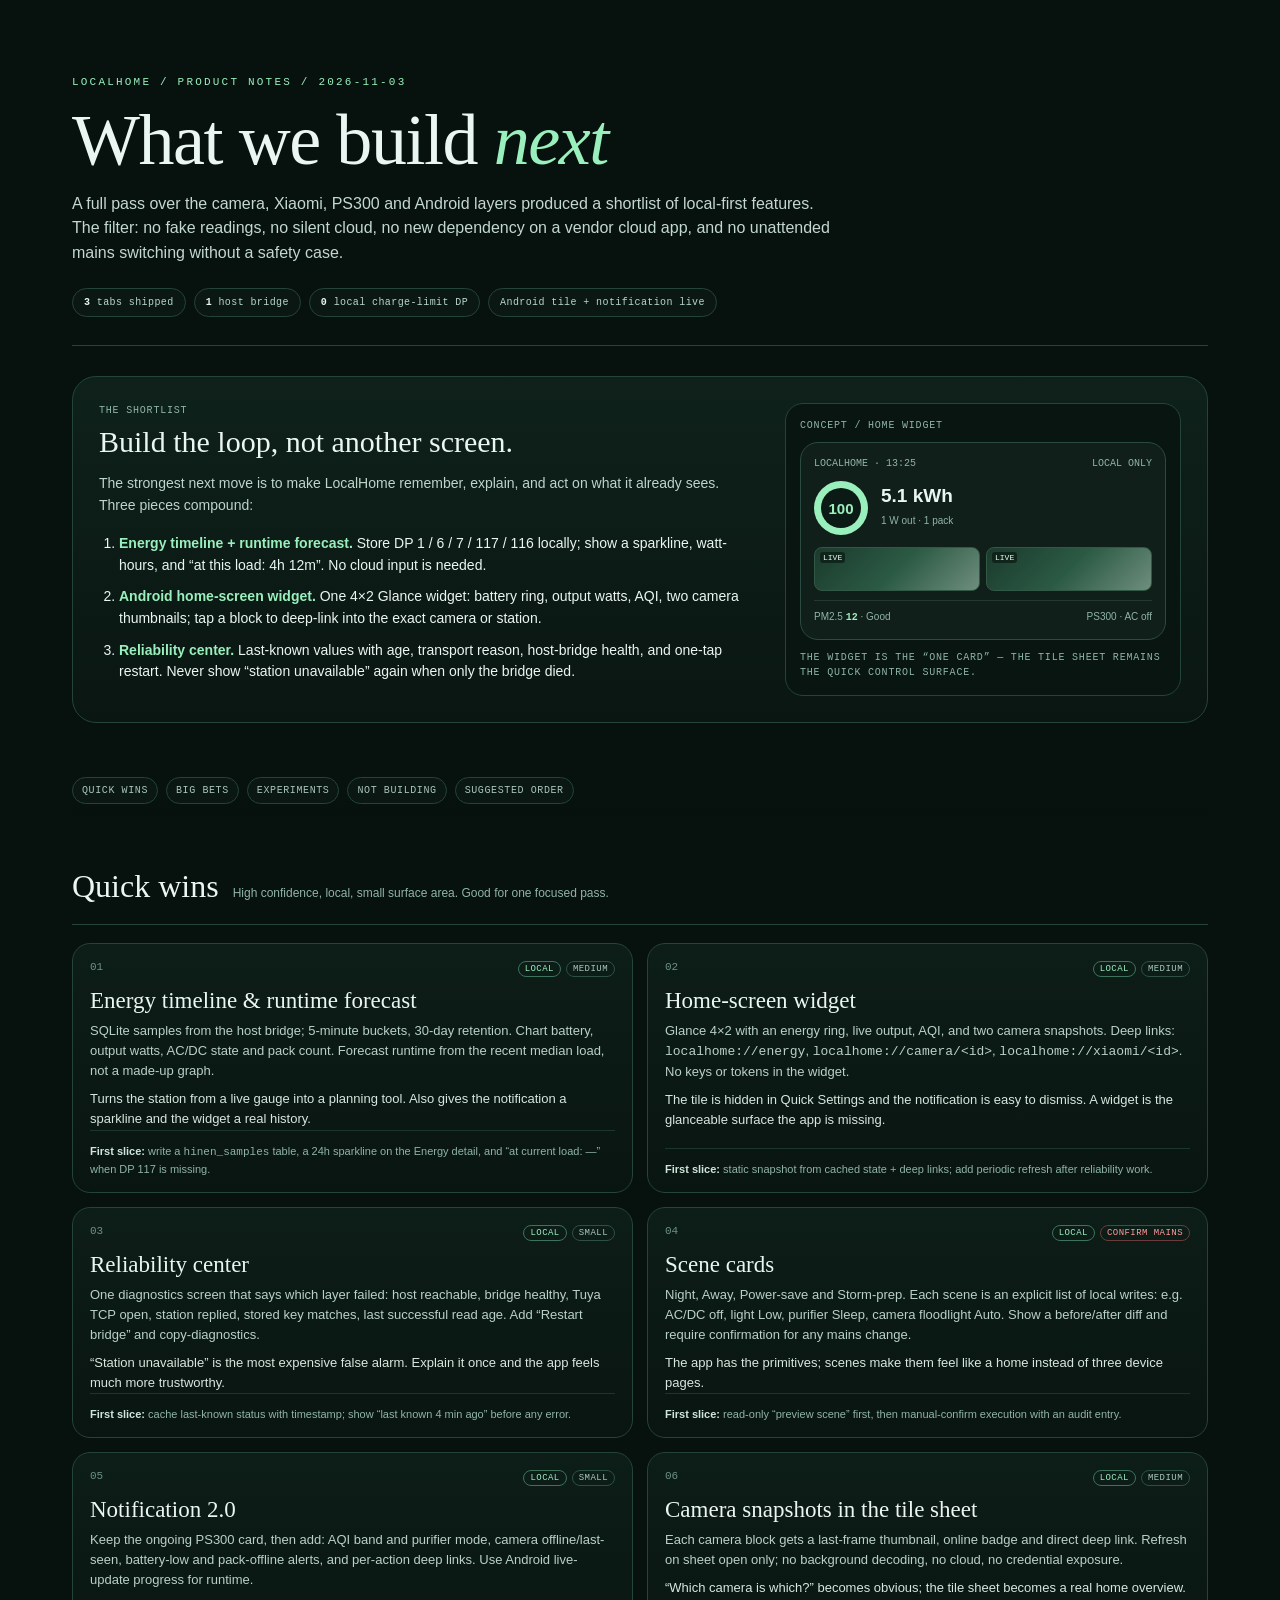
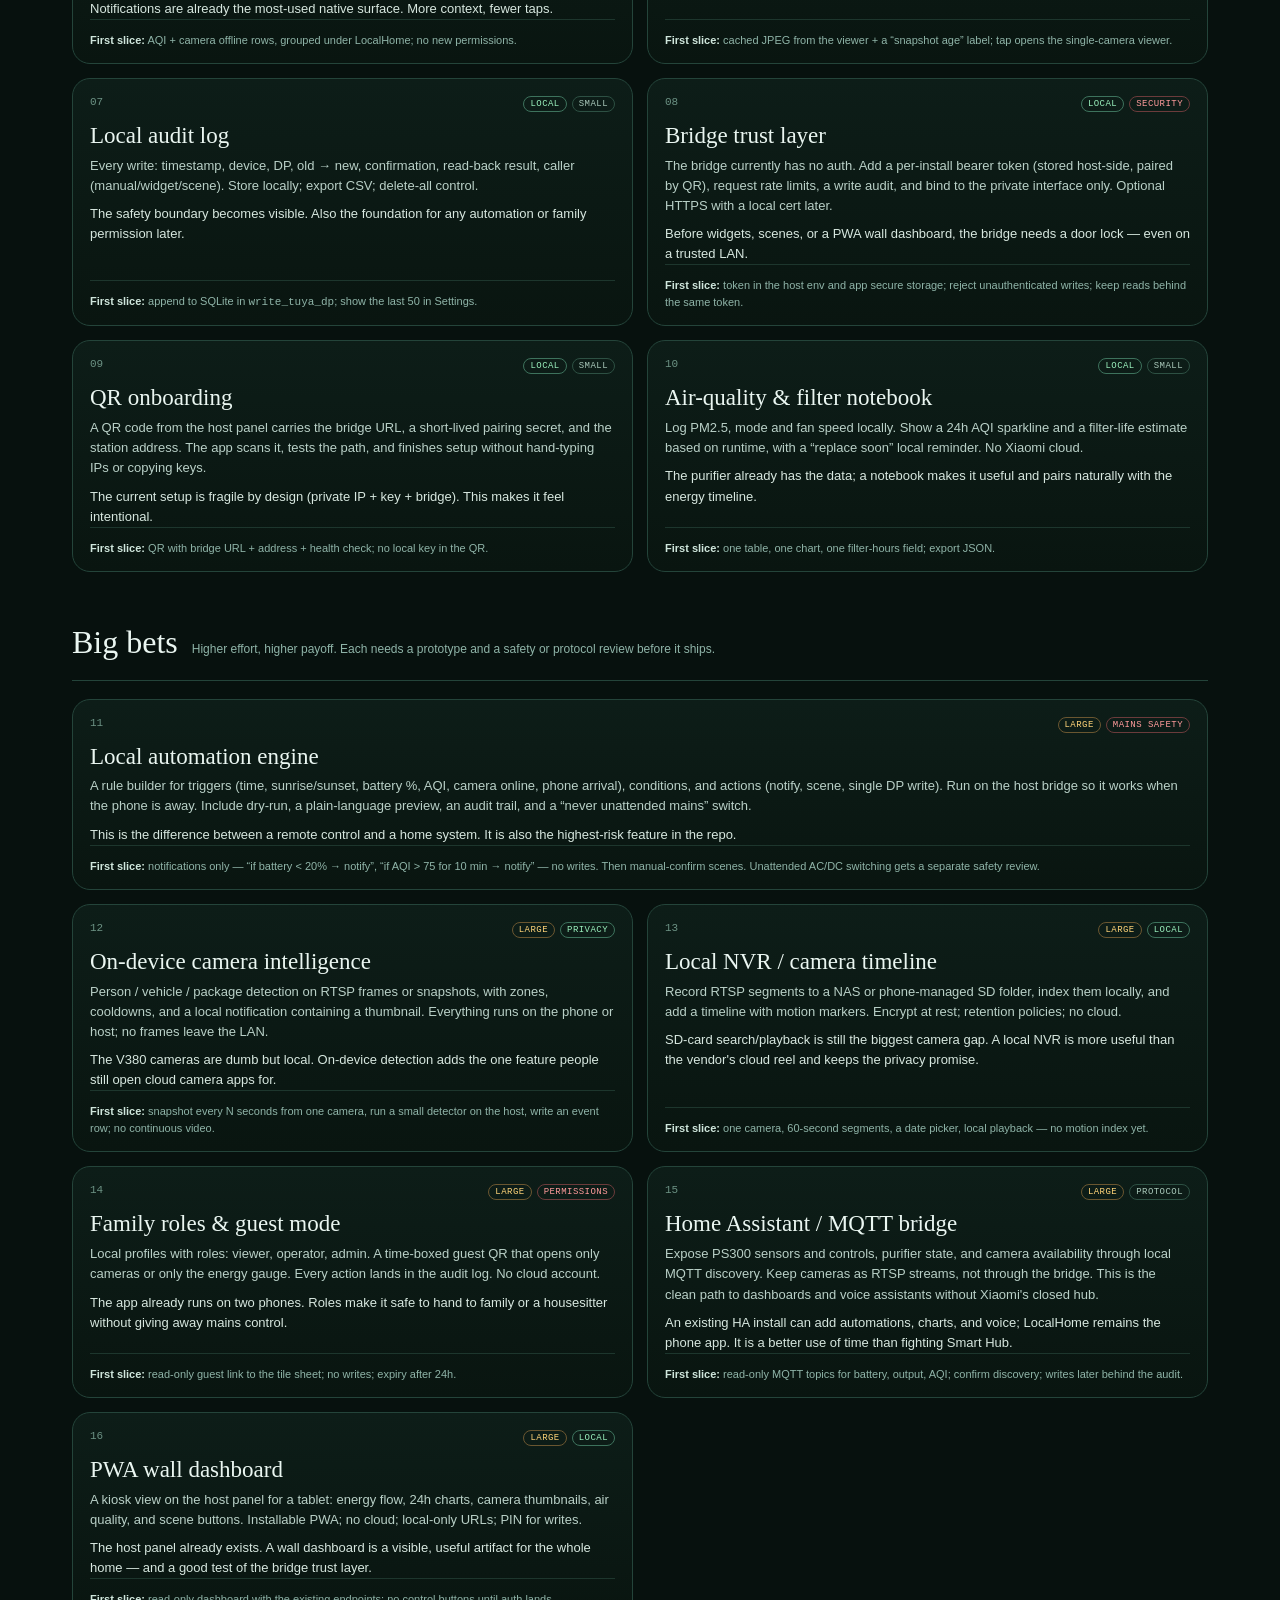
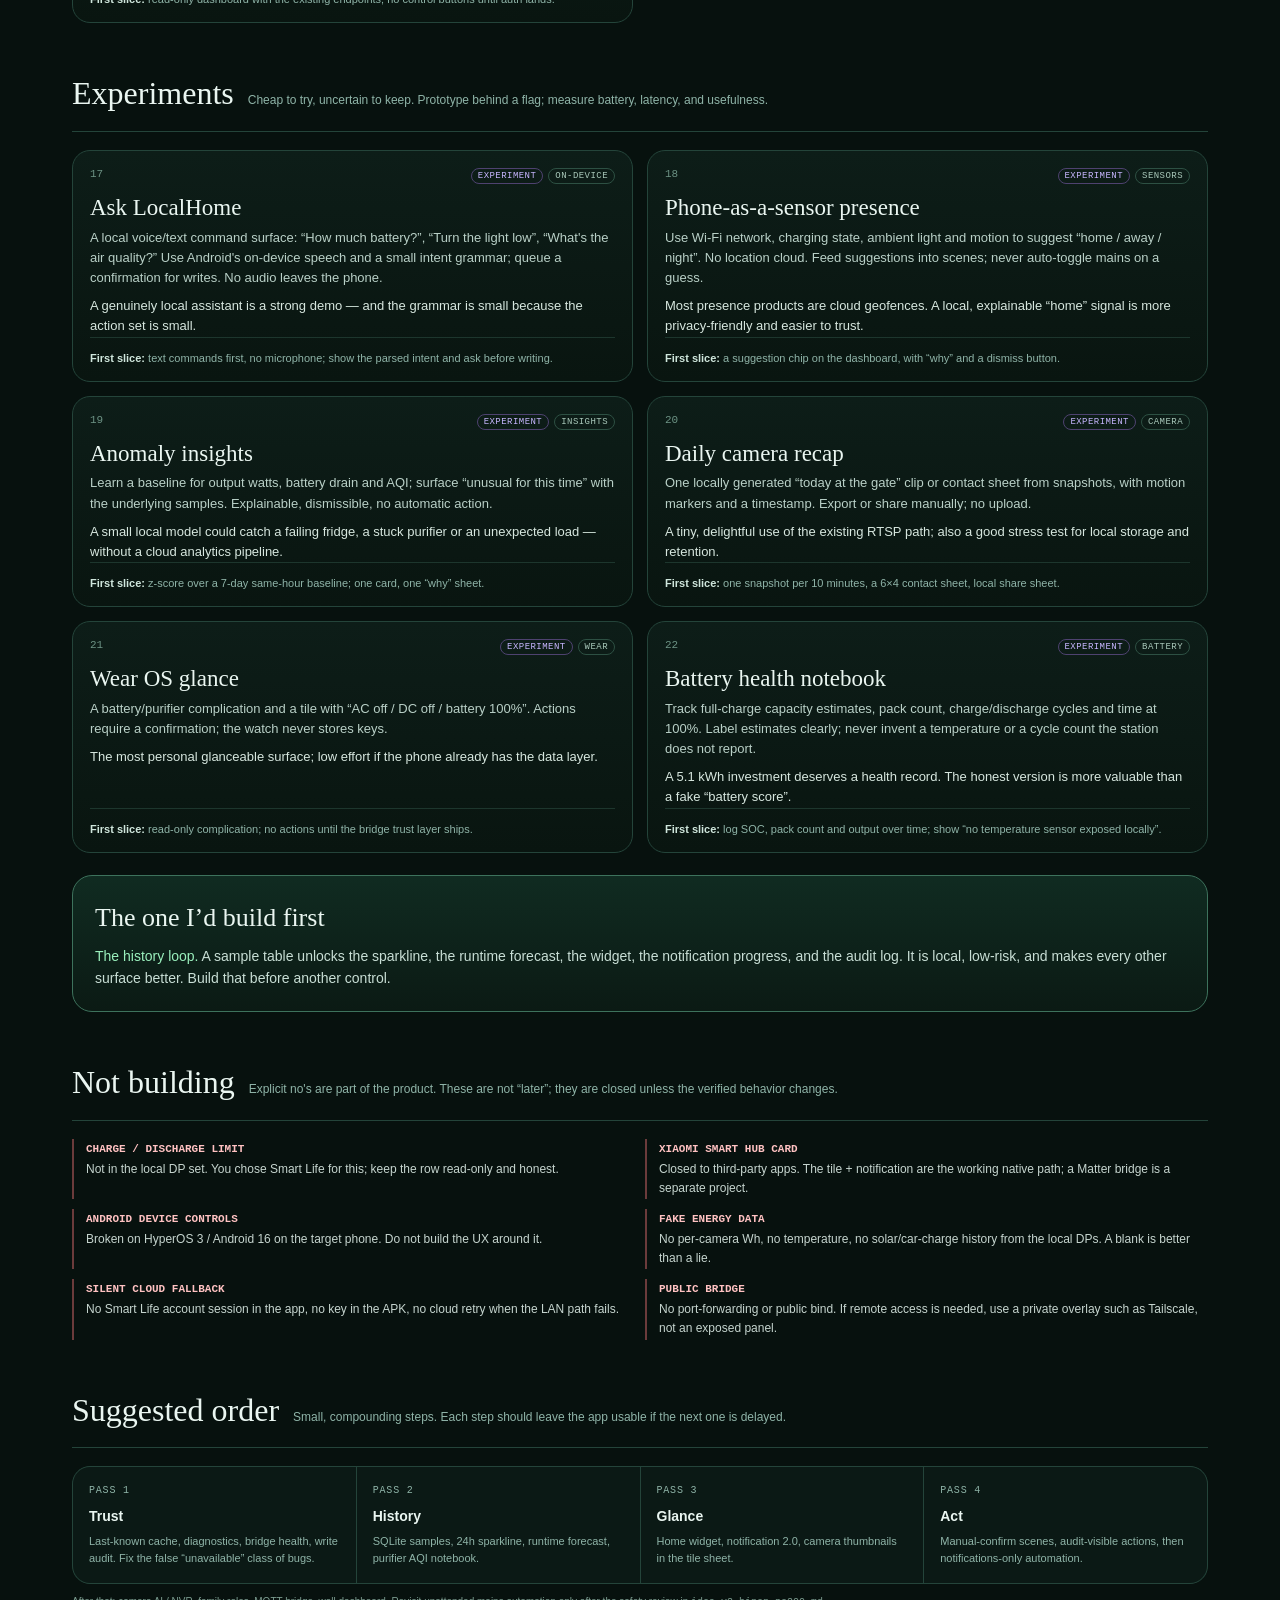
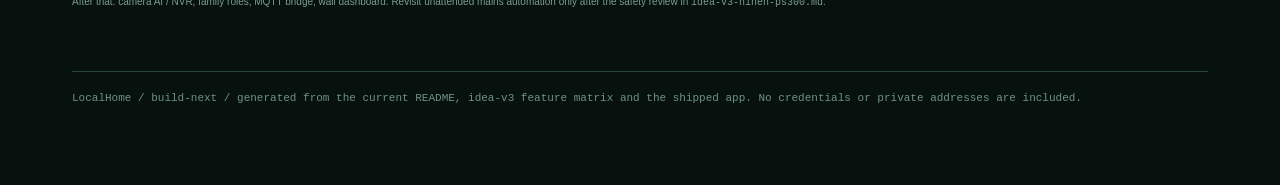
<file: docs/roadmap-next.html>
<!doctype html>
<html lang="en">
<head>
<meta charset="utf-8">
<meta name="viewport" content="width=device-width, initial-scale=1">
<title>LocalHome — What to Build Next</title>
<style>
  :root{--bg:#07110e;--panel:#0d1b17;--line:#24443a;--ink:#eaf6f1;--muted:#8fb4a8;--mint:#9af0bd;--amber:#ffd479;--rose:#ff9b9b;--violet:#c7b6ff;--display:Georgia,'Times New Roman',serif;--mono:'SFMono-Regular',Consolas,'Liberation Mono',monospace;--sans:-apple-system,BlinkMacSystemFont,'Segoe UI',sans-serif}
  *{box-sizing:border-box}html{scroll-behavior:smooth}
  body{margin:0;background:radial-gradient(900px 500px at 85% -10%,#12362a 0,transparent 60%),var(--bg);color:var(--ink);font-family:var(--sans);line-height:1.55}
  a{color:var(--mint)}.wrap{max-width:1180px;margin:0 auto;padding:28px 22px 80px}
  header{padding:46px 0 28px;border-bottom:1px solid var(--line)}
  .eyebrow{font-family:var(--mono);font-size:11px;letter-spacing:.2em;text-transform:uppercase;color:var(--mint)}
  h1{font-family:var(--display);font-size:clamp(38px,7vw,72px);font-weight:400;line-height:.98;margin:14px 0 16px;letter-spacing:-.02em}h1 em{color:var(--mint);font-style:italic}
  .lede{max-width:760px;color:#c3d8cf;font-size:16px}
  .chips{display:flex;flex-wrap:wrap;gap:8px;margin-top:22px}.chip{border:1px solid var(--line);background:#0a1713;border-radius:999px;padding:6px 11px;font-family:var(--mono);font-size:10px;color:#b9d6ca;letter-spacing:.04em}.chip b{color:var(--ink);font-weight:600}
  .top{border:1px solid var(--line);background:linear-gradient(180deg,#0e211a,#0a1612);border-radius:24px;padding:26px;margin:30px 0 42px;display:grid;grid-template-columns:1.25fr .75fr;gap:26px}
  @media(max-width:760px){.top{grid-template-columns:1fr}}
  .top h2{font-family:var(--display);font-weight:400;font-size:30px;margin:0 0 8px}.top p{color:#bdd5cb;margin:0 0 16px;font-size:14px}.top ol{margin:0;padding-left:20px}.top li{margin:0 0 10px;font-size:14px}.top li b{color:var(--mint)}
  .mini{font-family:var(--mono);font-size:10px;color:var(--muted);letter-spacing:.08em;text-transform:uppercase}
  .hero-card{background:#081511;border:1px solid var(--line);border-radius:18px;padding:14px}
  .widget{background:#101f1a;border:1px solid #2b4b40;border-radius:18px;padding:13px}.widget-top{display:flex;justify-content:space-between;align-items:center;font-size:10px;color:var(--muted);font-family:var(--mono)}
  .widget-main{display:flex;gap:13px;align-items:center;margin:10px 0 12px}.ring{width:54px;height:54px;border-radius:50%;background:conic-gradient(var(--mint) 0 100%,#1f3a31 100%);display:grid;place-items:center;position:relative;flex:none}.ring:after{content:'';position:absolute;inset:7px;border-radius:50%;background:#0c1a15}.ring span{position:relative;z-index:1;font-weight:700;font-size:15px;color:var(--mint)}.widget-main strong{font-size:19px;display:block;line-height:1.1}.widget-main small{color:var(--muted);font-size:10px}
  .thumbs{display:flex;gap:6px}.thumb{height:44px;flex:1;border-radius:8px;background:linear-gradient(135deg,#1b3a2d,#2b5a44 50%,#6f8e7e);border:1px solid #325846;position:relative;overflow:hidden}.thumb:after{content:'LIVE';position:absolute;left:5px;top:4px;font:8px var(--mono);color:#eafff2;background:#06110c99;padding:1px 3px;border-radius:3px}
  .aqi{display:flex;justify-content:space-between;margin-top:9px;padding-top:8px;border-top:1px solid #213b31;font-size:10px;color:var(--muted)}.aqi b{color:var(--mint);font-family:var(--mono)}
  nav.toc{display:flex;flex-wrap:wrap;gap:8px;margin:0 0 30px;position:sticky;top:0;z-index:5;background:linear-gradient(var(--bg),var(--bg) 70%,transparent);padding:12px 0}nav.toc a{font-family:var(--mono);font-size:10px;letter-spacing:.06em;text-transform:uppercase;text-decoration:none;color:#a9c5ba;border:1px solid var(--line);padding:5px 9px;border-radius:999px;background:#0a1713}nav.toc a:hover{color:var(--ink);border-color:var(--mint)}
  section.part{margin:46px 0 0}.part-head{display:flex;align-items:baseline;gap:14px;border-bottom:1px solid var(--line);padding-bottom:12px;margin-bottom:18px}.part-head h2{font-family:var(--display);font-weight:400;font-size:32px;margin:0}.part-head p{margin:0;color:var(--muted);font-size:12px}
  .grid{display:grid;grid-template-columns:repeat(2,minmax(0,1fr));gap:14px}@media(max-width:800px){.grid{grid-template-columns:1fr}}
  .card{border:1px solid var(--line);background:linear-gradient(180deg,#0d1d18,#091510);border-radius:18px;padding:17px 17px 14px;display:flex;flex-direction:column;min-height:0}.card:hover{border-color:#3f6c5b}
  .card-top{display:flex;justify-content:space-between;gap:10px;align-items:flex-start}.num{font:11px var(--mono);color:#6c9284}.tags{display:flex;flex-wrap:wrap;gap:5px;justify-content:flex-end}.tag{font:9px var(--mono);letter-spacing:.05em;text-transform:uppercase;border:1px solid #2d5043;border-radius:999px;padding:2px 6px;color:#a9c8ba;white-space:nowrap}.tag.high{color:#9af0bd;border-color:#3d725c}.tag.medium{color:var(--amber);border-color:#6a5630}.tag.careful{color:var(--rose);border-color:#6b3b3b}.tag.exp{color:var(--violet);border-color:#4e4270}
  .card h3{font-family:var(--display);font-weight:400;font-size:23px;line-height:1.08;margin:12px 0 7px}.card p{margin:0;color:#b9d0c7;font-size:13px}.card .why{color:#d7e7df;font-size:13px;margin:8px 0 0}.card .first{margin-top:auto;padding-top:12px;border-top:1px solid #1d362d;font-size:11px;color:var(--muted)}.card .first b{color:#cfe6dc;font-weight:600}.wide{grid-column:1/-1}
  .callout{border:1px solid #3d725c;background:linear-gradient(180deg,#102b21,#0b1a14);border-radius:20px;padding:22px;margin:22px 0}.callout h3{font-family:var(--display);font-weight:400;font-size:26px;margin:0 0 8px}.callout p{color:#c8ded5;margin:0;font-size:14px}.callout .accent{color:var(--mint)}
  .roadmap{display:grid;grid-template-columns:repeat(4,1fr);gap:1px;background:var(--line);border:1px solid var(--line);border-radius:18px;overflow:hidden;margin-top:16px}@media(max-width:760px){.roadmap{grid-template-columns:1fr}}.step{background:#0b1915;padding:16px}.step .mini{margin-bottom:7px}.step h4{margin:0 0 6px;font-size:14px}.step p{margin:0;color:var(--muted);font-size:11px}
  .no{display:grid;grid-template-columns:repeat(2,1fr);gap:10px;margin-top:14px}@media(max-width:700px){.no{grid-template-columns:1fr}}.no div{border-left:2px solid #6b3b3b;padding:2px 0 2px 12px;color:#c6d5cf;font-size:12px}.no b{color:#ffc2c2;font-family:var(--mono);font-size:11px;display:block;margin-bottom:2px}
  footer{margin-top:60px;padding-top:18px;border-top:1px solid var(--line);color:#6f9285;font-size:11px;font-family:var(--mono)}.src{color:#7c9d90;font-size:10px;margin-top:10px}
  @media print{body{background:#fff;color:#111}.card,.top,.callout,.roadmap{background:#fff;border-color:#ccc}.lede{color:#444}}
</style>
</head>
<body>
<div class="wrap">
  <header>
    <div class="eyebrow">LocalHome / product notes / 2026-11-03</div>
    <h1>What we build <em>next</em></h1>
    <p class="lede">A full pass over the camera, Xiaomi, PS300 and Android layers produced a shortlist of local-first features. The filter: no fake readings, no silent cloud, no new dependency on a vendor cloud app, and no unattended mains switching without a safety case.</p>
    <div class="chips"><span class="chip"><b>3</b> tabs shipped</span><span class="chip"><b>1</b> host bridge</span><span class="chip"><b>0</b> local charge-limit DP</span><span class="chip">Android tile + notification live</span></div>
  </header>

  <div class="top">
    <div>
      <div class="mini">The shortlist</div>
      <h2>Build the loop, not another screen.</h2>
      <p>The strongest next move is to make LocalHome remember, explain, and act on what it already sees. Three pieces compound:</p>
      <ol>
        <li><b>Energy timeline + runtime forecast.</b> Store DP 1 / 6 / 7 / 117 / 116 locally; show a sparkline, watt-hours, and “at this load: 4h 12m”. No cloud input is needed.</li>
        <li><b>Android home-screen widget.</b> One 4×2 Glance widget: battery ring, output watts, AQI, two camera thumbnails; tap a block to deep-link into the exact camera or station.</li>
        <li><b>Reliability center.</b> Last-known values with age, transport reason, host-bridge health, and one-tap restart. Never show “station unavailable” again when only the bridge died.</li>
      </ol>
    </div>
    <div class="hero-card">
      <div class="mini" style="margin-bottom:8px">Concept / home widget</div>
      <div class="widget">
        <div class="widget-top"><span>LOCALHOME · 13:25</span><span>LOCAL ONLY</span></div>
        <div class="widget-main"><div class="ring"><span>100</span></div><div><strong>5.1 kWh</strong><small>1 W out · 1 pack</small></div></div>
        <div class="thumbs"><div class="thumb"></div><div class="thumb"></div></div>
        <div class="aqi"><span>PM2.5 <b>12</b> · Good</span><span>PS300 · AC off</span></div>
      </div>
      <div class="mini" style="margin-top:10px">The widget is the “one card” — the tile sheet remains the quick control surface.</div>
    </div>
  </div>

  <nav class="toc"><a href="#quick">Quick wins</a><a href="#big">Big bets</a><a href="#exp">Experiments</a><a href="#no">Not building</a><a href="#plan">Suggested order</a></nav>

  <section class="part" id="quick">
    <div class="part-head"><h2>Quick wins</h2><p>High confidence, local, small surface area. Good for one focused pass.</p></div>
    <div class="grid">
      <article class="card"><div class="card-top"><span class="num">01</span><div class="tags"><span class="tag high">local</span><span class="tag">medium</span></div></div><h3>Energy timeline &amp; runtime forecast</h3><p>SQLite samples from the host bridge; 5-minute buckets, 30-day retention. Chart battery, output watts, AC/DC state and pack count. Forecast runtime from the recent median load, not a made-up graph.</p><p class="why">Turns the station from a live gauge into a planning tool. Also gives the notification a sparkline and the widget a real history.</p><div class="first"><b>First slice:</b> write a <code>hinen_samples</code> table, a 24h sparkline on the Energy detail, and “at current load: —” when DP 117 is missing.</div></article>

      <article class="card"><div class="card-top"><span class="num">02</span><div class="tags"><span class="tag high">local</span><span class="tag">medium</span></div></div><h3>Home-screen widget</h3><p>Glance 4×2 with an energy ring, live output, AQI, and two camera snapshots. Deep links: <code>localhome://energy</code>, <code>localhome://camera/&lt;id&gt;</code>, <code>localhome://xiaomi/&lt;id&gt;</code>. No keys or tokens in the widget.</p><p class="why">The tile is hidden in Quick Settings and the notification is easy to dismiss. A widget is the glanceable surface the app is missing.</p><div class="first"><b>First slice:</b> static snapshot from cached state + deep links; add periodic refresh after reliability work.</div></article>

      <article class="card"><div class="card-top"><span class="num">03</span><div class="tags"><span class="tag high">local</span><span class="tag">small</span></div></div><h3>Reliability center</h3><p>One diagnostics screen that says which layer failed: host reachable, bridge healthy, Tuya TCP open, station replied, stored key matches, last successful read age. Add “Restart bridge” and copy-diagnostics.</p><p class="why">“Station unavailable” is the most expensive false alarm. Explain it once and the app feels much more trustworthy.</p><div class="first"><b>First slice:</b> cache last-known status with timestamp; show “last known 4 min ago” before any error.</div></article>

      <article class="card"><div class="card-top"><span class="num">04</span><div class="tags"><span class="tag high">local</span><span class="tag careful">confirm mains</span></div></div><h3>Scene cards</h3><p>Night, Away, Power-save and Storm-prep. Each scene is an explicit list of local writes: e.g. AC/DC off, light Low, purifier Sleep, camera floodlight Auto. Show a before/after diff and require confirmation for any mains change.</p><p class="why">The app has the primitives; scenes make them feel like a home instead of three device pages.</p><div class="first"><b>First slice:</b> read-only “preview scene” first, then manual-confirm execution with an audit entry.</div></article>

      <article class="card"><div class="card-top"><span class="num">05</span><div class="tags"><span class="tag high">local</span><span class="tag">small</span></div></div><h3>Notification 2.0</h3><p>Keep the ongoing PS300 card, then add: AQI band and purifier mode, camera offline/last-seen, battery-low and pack-offline alerts, and per-action deep links. Use Android live-update progress for runtime.</p><p class="why">Notifications are already the most-used native surface. More context, fewer taps.</p><div class="first"><b>First slice:</b> AQI + camera offline rows, grouped under LocalHome; no new permissions.</div></article>

      <article class="card"><div class="card-top"><span class="num">06</span><div class="tags"><span class="tag high">local</span><span class="tag">medium</span></div></div><h3>Camera snapshots in the tile sheet</h3><p>Each camera block gets a last-frame thumbnail, online badge and direct deep link. Refresh on sheet open only; no background decoding, no cloud, no credential exposure.</p><p class="why">“Which camera is which?” becomes obvious; the tile sheet becomes a real home overview.</p><div class="first"><b>First slice:</b> cached JPEG from the viewer + a “snapshot age” label; tap opens the single-camera viewer.</div></article>

      <article class="card"><div class="card-top"><span class="num">07</span><div class="tags"><span class="tag high">local</span><span class="tag">small</span></div></div><h3>Local audit log</h3><p>Every write: timestamp, device, DP, old → new, confirmation, read-back result, caller (manual/widget/scene). Store locally; export CSV; delete-all control.</p><p class="why">The safety boundary becomes visible. Also the foundation for any automation or family permission later.</p><div class="first"><b>First slice:</b> append to SQLite in <code>write_tuya_dp</code>; show the last 50 in Settings.</div></article>

      <article class="card"><div class="card-top"><span class="num">08</span><div class="tags"><span class="tag high">local</span><span class="tag careful">security</span></div></div><h3>Bridge trust layer</h3><p>The bridge currently has no auth. Add a per-install bearer token (stored host-side, paired by QR), request rate limits, a write audit, and bind to the private interface only. Optional HTTPS with a local cert later.</p><p class="why">Before widgets, scenes, or a PWA wall dashboard, the bridge needs a door lock — even on a trusted LAN.</p><div class="first"><b>First slice:</b> token in the host env and app secure storage; reject unauthenticated writes; keep reads behind the same token.</div></article>

      <article class="card"><div class="card-top"><span class="num">09</span><div class="tags"><span class="tag high">local</span><span class="tag">small</span></div></div><h3>QR onboarding</h3><p>A QR code from the host panel carries the bridge URL, a short-lived pairing secret, and the station address. The app scans it, tests the path, and finishes setup without hand-typing IPs or copying keys.</p><p class="why">The current setup is fragile by design (private IP + key + bridge). This makes it feel intentional.</p><div class="first"><b>First slice:</b> QR with bridge URL + address + health check; no local key in the QR.</div></article>

      <article class="card"><div class="card-top"><span class="num">10</span><div class="tags"><span class="tag high">local</span><span class="tag">small</span></div></div><h3>Air-quality &amp; filter notebook</h3><p>Log PM2.5, mode and fan speed locally. Show a 24h AQI sparkline and a filter-life estimate based on runtime, with a “replace soon” local reminder. No Xiaomi cloud.</p><p class="why">The purifier already has the data; a notebook makes it useful and pairs naturally with the energy timeline.</p><div class="first"><b>First slice:</b> one table, one chart, one filter-hours field; export JSON.</div></article>
    </div>
  </section>

  <section class="part" id="big">
    <div class="part-head"><h2>Big bets</h2><p>Higher effort, higher payoff. Each needs a prototype and a safety or protocol review before it ships.</p></div>
    <div class="grid">
      <article class="card wide"><div class="card-top"><span class="num">11</span><div class="tags"><span class="tag medium">large</span><span class="tag careful">mains safety</span></div></div><h3>Local automation engine</h3><p>A rule builder for triggers (time, sunrise/sunset, battery %, AQI, camera online, phone arrival), conditions, and actions (notify, scene, single DP write). Run on the host bridge so it works when the phone is away. Include dry-run, a plain-language preview, an audit trail, and a “never unattended mains” switch.</p><p class="why">This is the difference between a remote control and a home system. It is also the highest-risk feature in the repo.</p><div class="first"><b>First slice:</b> notifications only — “if battery &lt; 20% → notify”, “if AQI &gt; 75 for 10 min → notify” — no writes. Then manual-confirm scenes. Unattended AC/DC switching gets a separate safety review.</div></article>

      <article class="card"><div class="card-top"><span class="num">12</span><div class="tags"><span class="tag medium">large</span><span class="tag high">privacy</span></div></div><h3>On-device camera intelligence</h3><p>Person / vehicle / package detection on RTSP frames or snapshots, with zones, cooldowns, and a local notification containing a thumbnail. Everything runs on the phone or host; no frames leave the LAN.</p><p class="why">The V380 cameras are dumb but local. On-device detection adds the one feature people still open cloud camera apps for.</p><div class="first"><b>First slice:</b> snapshot every N seconds from one camera, run a small detector on the host, write an event row; no continuous video.</div></article>

      <article class="card"><div class="card-top"><span class="num">13</span><div class="tags"><span class="tag medium">large</span><span class="tag high">local</span></div></div><h3>Local NVR / camera timeline</h3><p>Record RTSP segments to a NAS or phone-managed SD folder, index them locally, and add a timeline with motion markers. Encrypt at rest; retention policies; no cloud.</p><p class="why">SD-card search/playback is still the biggest camera gap. A local NVR is more useful than the vendor's cloud reel and keeps the privacy promise.</p><div class="first"><b>First slice:</b> one camera, 60-second segments, a date picker, local playback — no motion index yet.</div></article>

      <article class="card"><div class="card-top"><span class="num">14</span><div class="tags"><span class="tag medium">large</span><span class="tag careful">permissions</span></div></div><h3>Family roles &amp; guest mode</h3><p>Local profiles with roles: viewer, operator, admin. A time-boxed guest QR that opens only cameras or only the energy gauge. Every action lands in the audit log. No cloud account.</p><p class="why">The app already runs on two phones. Roles make it safe to hand to family or a housesitter without giving away mains control.</p><div class="first"><b>First slice:</b> read-only guest link to the tile sheet; no writes; expiry after 24h.</div></article>

      <article class="card"><div class="card-top"><span class="num">15</span><div class="tags"><span class="tag medium">large</span><span class="tag">protocol</span></div></div><h3>Home Assistant / MQTT bridge</h3><p>Expose PS300 sensors and controls, purifier state, and camera availability through local MQTT discovery. Keep cameras as RTSP streams, not through the bridge. This is the clean path to dashboards and voice assistants without Xiaomi's closed hub.</p><p class="why">An existing HA install can add automations, charts, and voice; LocalHome remains the phone app. It is a better use of time than fighting Smart Hub.</p><div class="first"><b>First slice:</b> read-only MQTT topics for battery, output, AQI; confirm discovery; writes later behind the audit.</div></article>

      <article class="card"><div class="card-top"><span class="num">16</span><div class="tags"><span class="tag medium">large</span><span class="tag high">local</span></div></div><h3>PWA wall dashboard</h3><p>A kiosk view on the host panel for a tablet: energy flow, 24h charts, camera thumbnails, air quality, and scene buttons. Installable PWA; no cloud; local-only URLs; PIN for writes.</p><p class="why">The host panel already exists. A wall dashboard is a visible, useful artifact for the whole home — and a good test of the bridge trust layer.</p><div class="first"><b>First slice:</b> read-only dashboard with the existing endpoints; no control buttons until auth lands.</div></article>
    </div>
  </section>

  <section class="part" id="exp">
    <div class="part-head"><h2>Experiments</h2><p>Cheap to try, uncertain to keep. Prototype behind a flag; measure battery, latency, and usefulness.</p></div>
    <div class="grid">
      <article class="card"><div class="card-top"><span class="num">17</span><div class="tags"><span class="tag exp">experiment</span><span class="tag">on-device</span></div></div><h3>Ask LocalHome</h3><p>A local voice/text command surface: “How much battery?”, “Turn the light low”, “What's the air quality?” Use Android's on-device speech and a small intent grammar; queue a confirmation for writes. No audio leaves the phone.</p><p class="why">A genuinely local assistant is a strong demo — and the grammar is small because the action set is small.</p><div class="first"><b>First slice:</b> text commands first, no microphone; show the parsed intent and ask before writing.</div></article>

      <article class="card"><div class="card-top"><span class="num">18</span><div class="tags"><span class="tag exp">experiment</span><span class="tag">sensors</span></div></div><h3>Phone-as-a-sensor presence</h3><p>Use Wi-Fi network, charging state, ambient light and motion to suggest “home / away / night”. No location cloud. Feed suggestions into scenes; never auto-toggle mains on a guess.</p><p class="why">Most presence products are cloud geofences. A local, explainable “home” signal is more privacy-friendly and easier to trust.</p><div class="first"><b>First slice:</b> a suggestion chip on the dashboard, with “why” and a dismiss button.</div></article>

      <article class="card"><div class="card-top"><span class="num">19</span><div class="tags"><span class="tag exp">experiment</span><span class="tag">insights</span></div></div><h3>Anomaly insights</h3><p>Learn a baseline for output watts, battery drain and AQI; surface “unusual for this time” with the underlying samples. Explainable, dismissible, no automatic action.</p><p class="why">A small local model could catch a failing fridge, a stuck purifier or an unexpected load — without a cloud analytics pipeline.</p><div class="first"><b>First slice:</b> z-score over a 7-day same-hour baseline; one card, one “why” sheet.</div></article>

      <article class="card"><div class="card-top"><span class="num">20</span><div class="tags"><span class="tag exp">experiment</span><span class="tag">camera</span></div></div><h3>Daily camera recap</h3><p>One locally generated “today at the gate” clip or contact sheet from snapshots, with motion markers and a timestamp. Export or share manually; no upload.</p><p class="why">A tiny, delightful use of the existing RTSP path; also a good stress test for local storage and retention.</p><div class="first"><b>First slice:</b> one snapshot per 10 minutes, a 6×4 contact sheet, local share sheet.</div></article>

      <article class="card"><div class="card-top"><span class="num">21</span><div class="tags"><span class="tag exp">experiment</span><span class="tag">wear</span></div></div><h3>Wear OS glance</h3><p>A battery/purifier complication and a tile with “AC off / DC off / battery 100%”. Actions require a confirmation; the watch never stores keys.</p><p class="why">The most personal glanceable surface; low effort if the phone already has the data layer.</p><div class="first"><b>First slice:</b> read-only complication; no actions until the bridge trust layer ships.</div></article>

      <article class="card"><div class="card-top"><span class="num">22</span><div class="tags"><span class="tag exp">experiment</span><span class="tag">battery</span></div></div><h3>Battery health notebook</h3><p>Track full-charge capacity estimates, pack count, charge/discharge cycles and time at 100%. Label estimates clearly; never invent a temperature or a cycle count the station does not report.</p><p class="why">A 5.1 kWh investment deserves a health record. The honest version is more valuable than a fake “battery score”.</p><div class="first"><b>First slice:</b> log SOC, pack count and output over time; show “no temperature sensor exposed locally”.</div></article>
    </div>
  </section>

  <div class="callout"><h3>The one I’d build first</h3><p><span class="accent">The history loop.</span> A sample table unlocks the sparkline, the runtime forecast, the widget, the notification progress, and the audit log. It is local, low-risk, and makes every other surface better. Build that before another control.</p></div>

  <section class="part" id="no">
    <div class="part-head"><h2>Not building</h2><p>Explicit no's are part of the product. These are not “later”; they are closed unless the verified behavior changes.</p></div>
    <div class="no">
      <div><b>CHARGE / DISCHARGE LIMIT</b>Not in the local DP set. You chose Smart Life for this; keep the row read-only and honest.</div>
      <div><b>XIAOMI SMART HUB CARD</b>Closed to third-party apps. The tile + notification are the working native path; a Matter bridge is a separate project.</div>
      <div><b>ANDROID DEVICE CONTROLS</b>Broken on HyperOS 3 / Android 16 on the target phone. Do not build the UX around it.</div>
      <div><b>FAKE ENERGY DATA</b>No per-camera Wh, no temperature, no solar/car-charge history from the local DPs. A blank is better than a lie.</div>
      <div><b>SILENT CLOUD FALLBACK</b>No Smart Life account session in the app, no key in the APK, no cloud retry when the LAN path fails.</div>
      <div><b>PUBLIC BRIDGE</b>No port-forwarding or public bind. If remote access is needed, use a private overlay such as Tailscale, not an exposed panel.</div>
    </div>
  </section>

  <section class="part" id="plan">
    <div class="part-head"><h2>Suggested order</h2><p>Small, compounding steps. Each step should leave the app usable if the next one is delayed.</p></div>
    <div class="roadmap">
      <div class="step"><div class="mini">Pass 1</div><h4>Trust</h4><p>Last-known cache, diagnostics, bridge health, write audit. Fix the false “unavailable” class of bugs.</p></div>
      <div class="step"><div class="mini">Pass 2</div><h4>History</h4><p>SQLite samples, 24h sparkline, runtime forecast, purifier AQI notebook.</p></div>
      <div class="step"><div class="mini">Pass 3</div><h4>Glance</h4><p>Home widget, notification 2.0, camera thumbnails in the tile sheet.</p></div>
      <div class="step"><div class="mini">Pass 4</div><h4>Act</h4><p>Manual-confirm scenes, audit-visible actions, then notifications-only automation.</p></div>
    </div>
    <p class="src">After that: camera AI / NVR, family roles, MQTT bridge, wall dashboard. Revisit unattended mains automation only after the safety review in <code>idea-v3-hinen-ps300.md</code>.</p>
  </section>

  <footer>LocalHome / build-next / generated from the current README, idea-v3 feature matrix and the shipped app. No credentials or private addresses are included.</footer>
</div>
</body>
</html>
</file>
